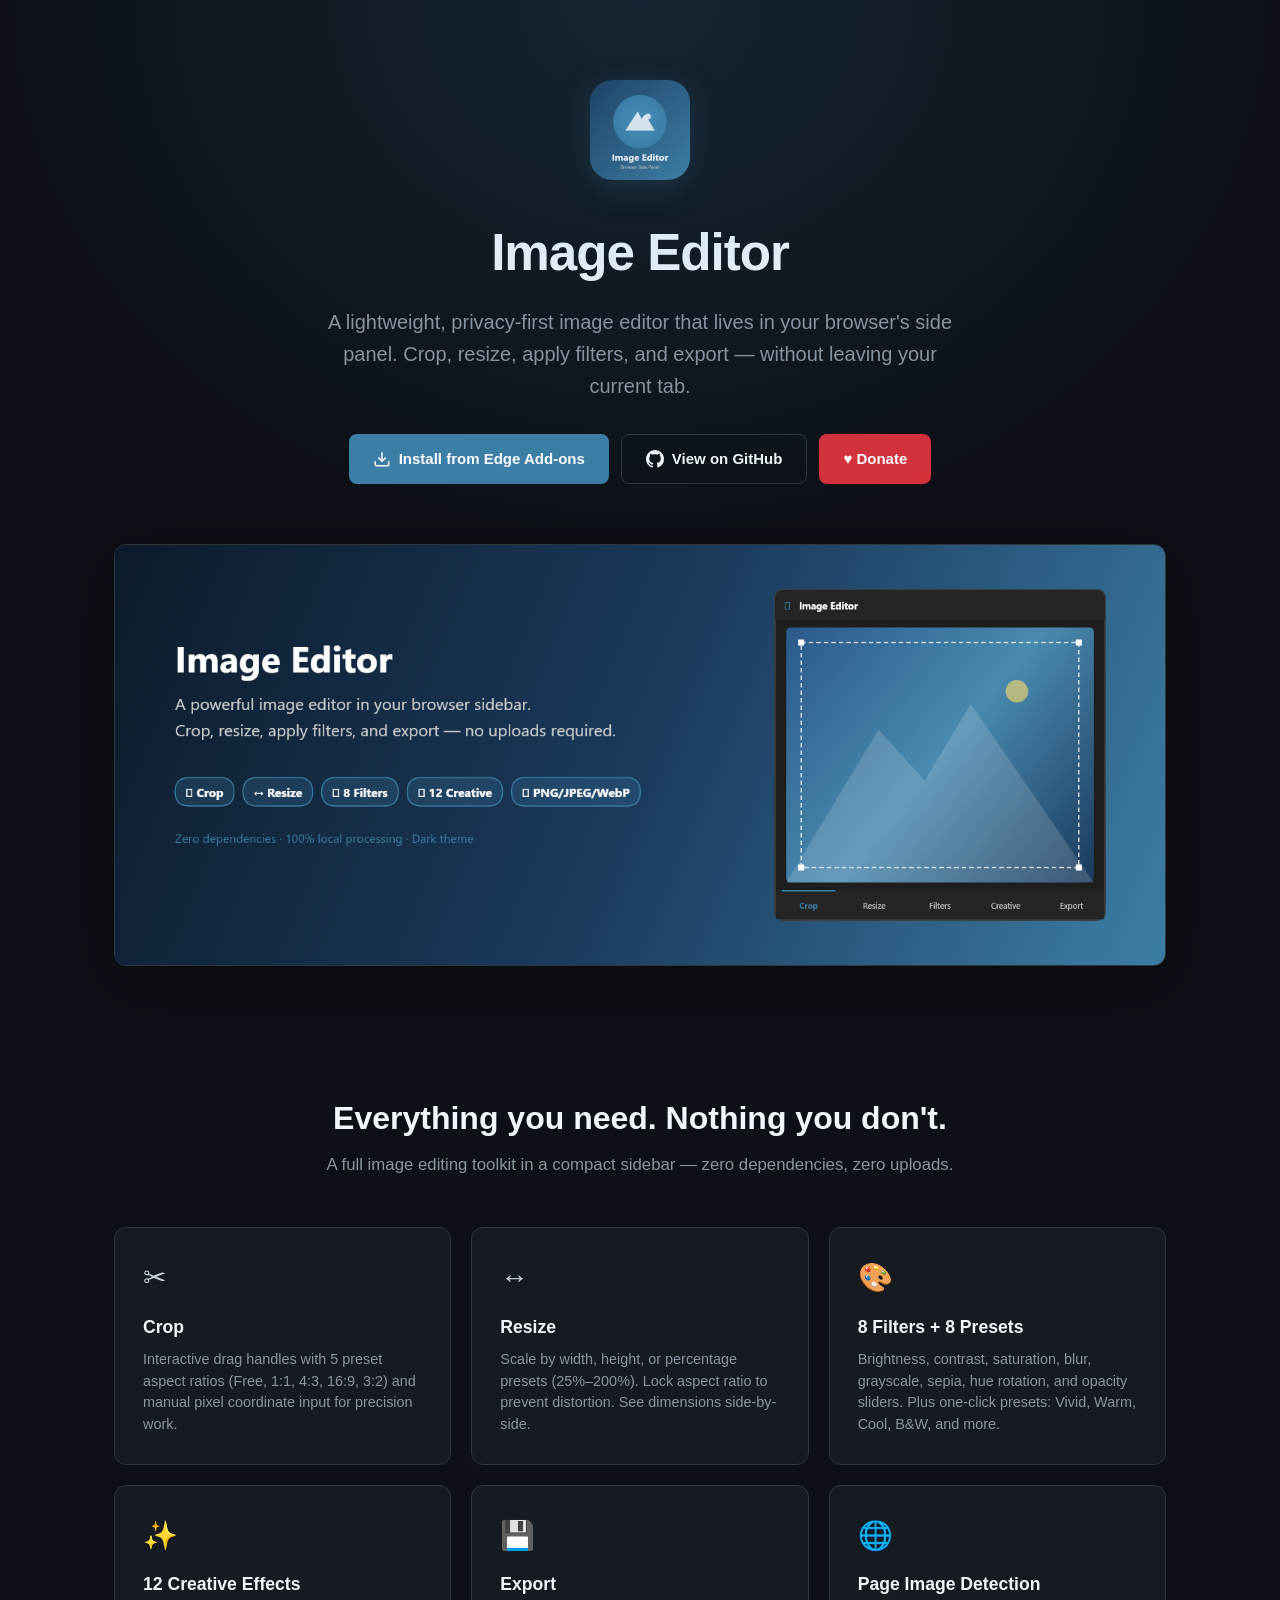
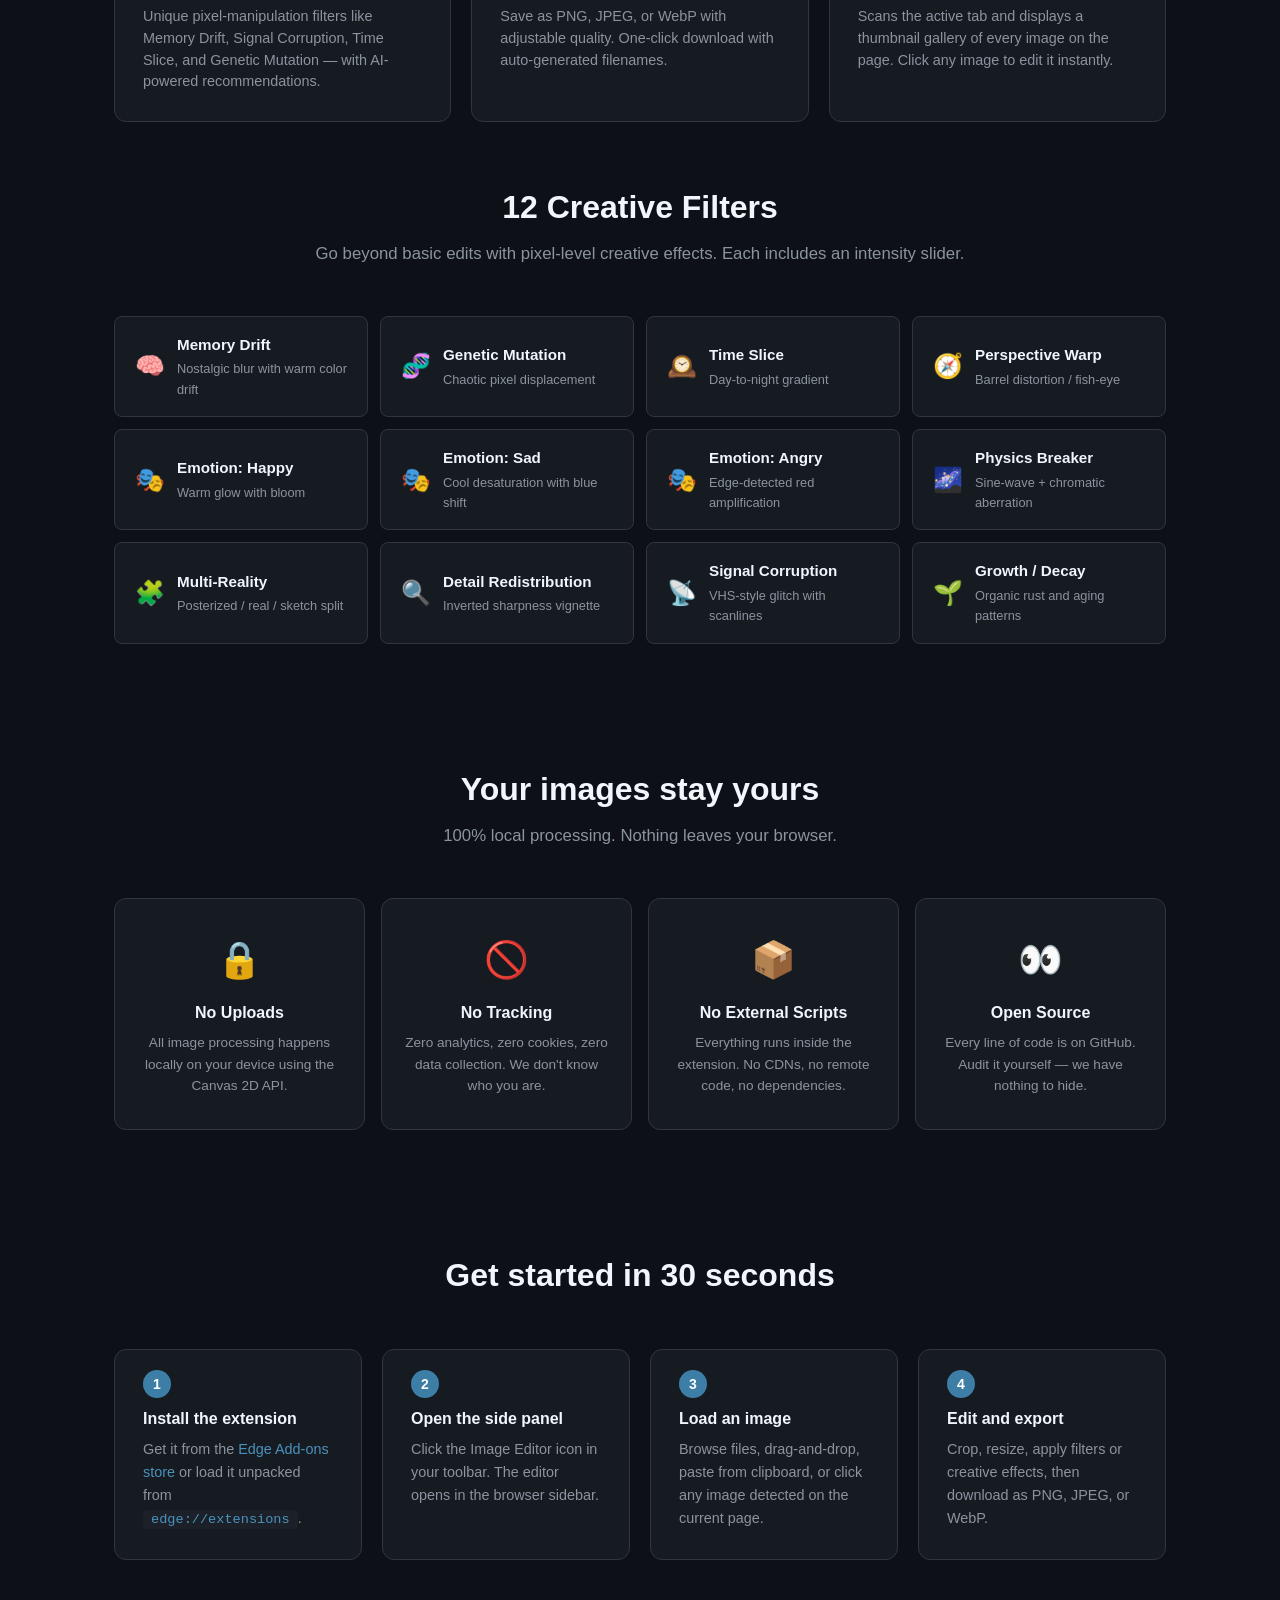
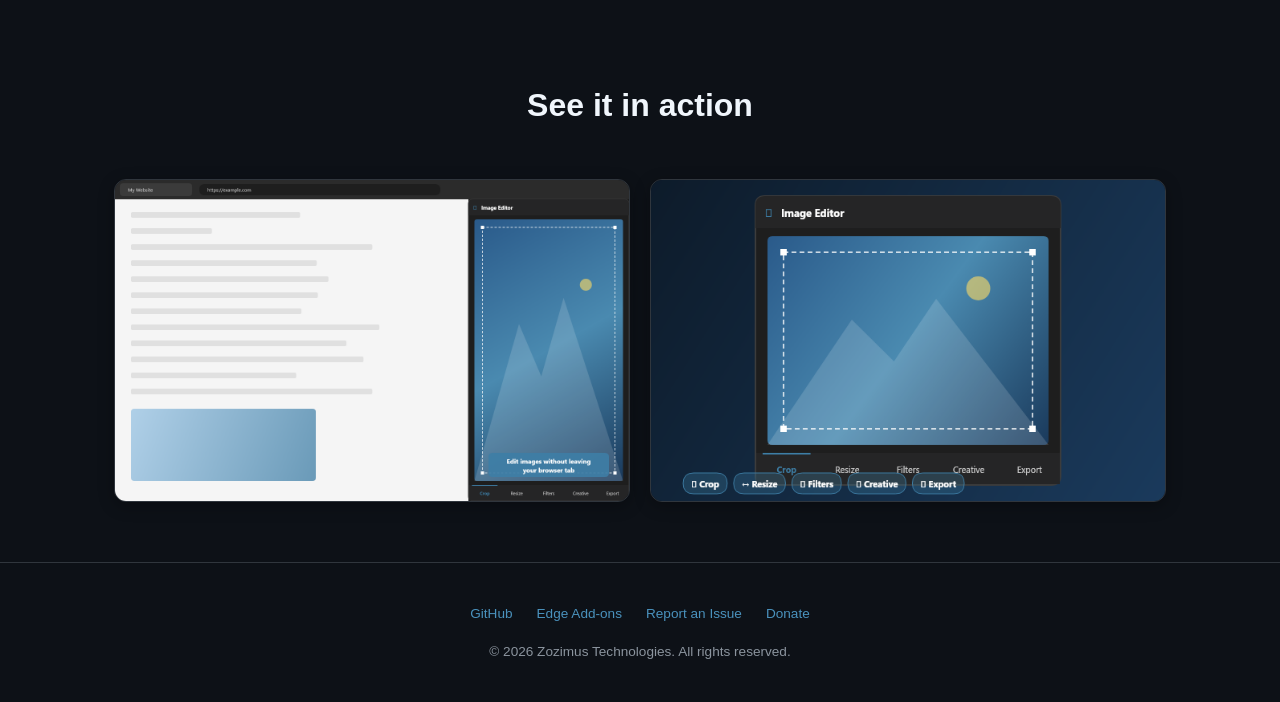
<file: docs/index.html>
<!DOCTYPE html>
<html lang="en">
<head>
  <meta charset="UTF-8">
  <script async src="https://www.googletagmanager.com/gtag/js?id=G-RKTB1B4YDJ"></script>
  <script>
    window.dataLayer = window.dataLayer || [];
    function gtag(){dataLayer.push(arguments);}
    gtag("js", new Date());
    gtag("config", "G-RKTB1B4YDJ");
  </script>
  <meta name="viewport" content="width=device-width, initial-scale=1.0">
  <title>Image Editor — Browser Side Panel Extension</title>
  <meta name="description" content="A lightweight, privacy-first image editor that lives in your browser's side panel. Crop, resize, apply filters, and export — without leaving your current tab.">
  <meta name="theme-color" content="#3d7ea6">
  <link rel="icon" type="image/png" href="icons/icon48.png">
  <link rel="stylesheet" href="style.css">
</head>
<body>

  <!-- Hero -->
  <section class="hero">
    <img src="storeassets/extensionlogo.png" alt="Image Editor logo" class="hero-logo">
    <h1>Image Editor</h1>
    <p class="tagline">A lightweight, privacy-first image editor that lives in your browser's side panel. Crop, resize, apply filters, and export — without leaving your current tab.</p>
    <div class="hero-buttons">
      <a href="https://microsoftedge.microsoft.com/addons/detail/image-editor/jnmbhgfohmajljlmjidalknbalmecclc" class="btn btn-primary" target="_blank" rel="noopener">
        <svg viewBox="0 0 24 24" width="18" height="18" fill="none" stroke="currentColor" stroke-width="2"><path d="M21 15v4a2 2 0 01-2 2H5a2 2 0 01-2-2v-4"/><polyline points="7 10 12 15 17 10"/><line x1="12" y1="15" x2="12" y2="3"/></svg>
        Install from Edge Add-ons
      </a>
      <a href="https://github.com/zozimustechnologies/imageeditor" class="btn btn-outline">
        <svg viewBox="0 0 16 16" width="18" height="18" fill="currentColor"><path d="M8 0C3.58 0 0 3.58 0 8c0 3.54 2.29 6.53 5.47 7.59.4.07.55-.17.55-.38 0-.19-.01-.82-.01-1.49-2.01.37-2.53-.49-2.69-.94-.09-.23-.48-.94-.82-1.13-.28-.15-.68-.52-.01-.53.63-.01 1.08.58 1.23.82.72 1.21 1.87.87 2.33.66.07-.52.28-.87.51-1.07-1.78-.2-3.64-.89-3.64-3.95 0-.87.31-1.59.82-2.15-.08-.2-.36-1.02.08-2.12 0 0 .67-.21 2.2.82.64-.18 1.32-.27 2-.27.68 0 1.36.09 2 .27 1.53-1.04 2.2-.82 2.2-.82.44 1.1.16 1.92.08 2.12.51.56.82 1.27.82 2.15 0 3.07-1.87 3.75-3.65 3.95.29.25.54.73.54 1.48 0 1.07-.01 1.93-.01 2.2 0 .21.15.46.55.38A8.013 8.013 0 0016 8c0-4.42-3.58-8-8-8z"/></svg>
        View on GitHub
      </a>
      <a href="https://wise.com/pay/business/sandeepchadda?utm_source=open_link" class="btn btn-donate" target="_blank" rel="noopener">
        &#9829; Donate
      </a>
    </div>
  </section>

  <!-- Banner -->
  <div class="banner">
    <img src="storeassets/largepromotionaltile.png" alt="Image Editor promotional banner">
  </div>

  <!-- Features -->
  <section class="section">
    <div class="section-header">
      <h2>Everything you need. Nothing you don't.</h2>
      <p>A full image editing toolkit in a compact sidebar — zero dependencies, zero uploads.</p>
    </div>
    <div class="features">
      <div class="feature-card">
        <span class="feature-icon">&#9986;</span>
        <h3>Crop</h3>
        <p>Interactive drag handles with 5 preset aspect ratios (Free, 1:1, 4:3, 16:9, 3:2) and manual pixel coordinate input for precision work.</p>
      </div>
      <div class="feature-card">
        <span class="feature-icon">&#8596;</span>
        <h3>Resize</h3>
        <p>Scale by width, height, or percentage presets (25%–200%). Lock aspect ratio to prevent distortion. See dimensions side-by-side.</p>
      </div>
      <div class="feature-card">
        <span class="feature-icon">&#127912;</span>
        <h3>8 Filters + 8 Presets</h3>
        <p>Brightness, contrast, saturation, blur, grayscale, sepia, hue rotation, and opacity sliders. Plus one-click presets: Vivid, Warm, Cool, B&amp;W, and more.</p>
      </div>
      <div class="feature-card">
        <span class="feature-icon">&#10024;</span>
        <h3>12 Creative Effects</h3>
        <p>Unique pixel-manipulation filters like Memory Drift, Signal Corruption, Time Slice, and Genetic Mutation — with AI-powered recommendations.</p>
      </div>
      <div class="feature-card">
        <span class="feature-icon">&#128190;</span>
        <h3>Export</h3>
        <p>Save as PNG, JPEG, or WebP with adjustable quality. One-click download with auto-generated filenames.</p>
      </div>
      <div class="feature-card">
        <span class="feature-icon">&#127760;</span>
        <h3>Page Image Detection</h3>
        <p>Scans the active tab and displays a thumbnail gallery of every image on the page. Click any image to edit it instantly.</p>
      </div>
    </div>
  </section>

  <!-- Creative Filters -->
  <section class="section" style="padding-top: 0;">
    <div class="section-header">
      <h2>12 Creative Filters</h2>
      <p>Go beyond basic edits with pixel-level creative effects. Each includes an intensity slider.</p>
    </div>
    <div class="creative-grid">
      <div class="creative-item">
        <span class="emoji">&#129504;</span>
        <div class="info"><h4>Memory Drift</h4><p>Nostalgic blur with warm color drift</p></div>
      </div>
      <div class="creative-item">
        <span class="emoji">&#129516;</span>
        <div class="info"><h4>Genetic Mutation</h4><p>Chaotic pixel displacement</p></div>
      </div>
      <div class="creative-item">
        <span class="emoji">&#128368;&#65039;</span>
        <div class="info"><h4>Time Slice</h4><p>Day-to-night gradient</p></div>
      </div>
      <div class="creative-item">
        <span class="emoji">&#129517;</span>
        <div class="info"><h4>Perspective Warp</h4><p>Barrel distortion / fish-eye</p></div>
      </div>
      <div class="creative-item">
        <span class="emoji">&#127917;</span>
        <div class="info"><h4>Emotion: Happy</h4><p>Warm glow with bloom</p></div>
      </div>
      <div class="creative-item">
        <span class="emoji">&#127917;</span>
        <div class="info"><h4>Emotion: Sad</h4><p>Cool desaturation with blue shift</p></div>
      </div>
      <div class="creative-item">
        <span class="emoji">&#127917;</span>
        <div class="info"><h4>Emotion: Angry</h4><p>Edge-detected red amplification</p></div>
      </div>
      <div class="creative-item">
        <span class="emoji">&#127756;</span>
        <div class="info"><h4>Physics Breaker</h4><p>Sine-wave + chromatic aberration</p></div>
      </div>
      <div class="creative-item">
        <span class="emoji">&#129513;</span>
        <div class="info"><h4>Multi-Reality</h4><p>Posterized / real / sketch split</p></div>
      </div>
      <div class="creative-item">
        <span class="emoji">&#128269;</span>
        <div class="info"><h4>Detail Redistribution</h4><p>Inverted sharpness vignette</p></div>
      </div>
      <div class="creative-item">
        <span class="emoji">&#128225;</span>
        <div class="info"><h4>Signal Corruption</h4><p>VHS-style glitch with scanlines</p></div>
      </div>
      <div class="creative-item">
        <span class="emoji">&#127793;</span>
        <div class="info"><h4>Growth / Decay</h4><p>Organic rust and aging patterns</p></div>
      </div>
    </div>
  </section>

  <!-- Privacy -->
  <section class="section">
    <div class="section-header">
      <h2>Your images stay yours</h2>
      <p>100% local processing. Nothing leaves your browser.</p>
    </div>
    <div class="privacy-grid">
      <div class="privacy-card">
        <span class="icon">&#128274;</span>
        <h3>No Uploads</h3>
        <p>All image processing happens locally on your device using the Canvas 2D API.</p>
      </div>
      <div class="privacy-card">
        <span class="icon">&#128683;</span>
        <h3>No Tracking</h3>
        <p>Zero analytics, zero cookies, zero data collection. We don't know who you are.</p>
      </div>
      <div class="privacy-card">
        <span class="icon">&#128230;</span>
        <h3>No External Scripts</h3>
        <p>Everything runs inside the extension. No CDNs, no remote code, no dependencies.</p>
      </div>
      <div class="privacy-card">
        <span class="icon">&#128064;</span>
        <h3>Open Source</h3>
        <p>Every line of code is on GitHub. Audit it yourself — we have nothing to hide.</p>
      </div>
    </div>
  </section>

  <!-- Install -->
  <section class="section">
    <div class="section-header">
      <h2>Get started in 30 seconds</h2>
    </div>
    <div class="steps">
      <div class="step">
        <h3>Install the extension</h3>
        <p>Get it from the <a href="https://microsoftedge.microsoft.com/addons/detail/image-editor/">Edge Add-ons store</a> or load it unpacked from <code>edge://extensions</code>.</p>
      </div>
      <div class="step">
        <h3>Open the side panel</h3>
        <p>Click the Image Editor icon in your toolbar. The editor opens in the browser sidebar.</p>
      </div>
      <div class="step">
        <h3>Load an image</h3>
        <p>Browse files, drag-and-drop, paste from clipboard, or click any image detected on the current page.</p>
      </div>
      <div class="step">
        <h3>Edit and export</h3>
        <p>Crop, resize, apply filters or creative effects, then download as PNG, JPEG, or WebP.</p>
      </div>
    </div>
  </section>

  <!-- Screenshots -->
  <section class="section">
    <div class="section-header">
      <h2>See it in action</h2>
    </div>
    <div class="screenshots">
      <img src="storeassets/screenshot-1280x800.png" alt="Image Editor side panel in browser" loading="lazy">
      <img src="storeassets/screenshot-640x400.png" alt="Image Editor compact view" loading="lazy">
    </div>
  </section>

  <!-- Footer -->
  <footer class="site-footer">
    <div class="links">
      <a href="https://github.com/zozimustechnologies/imageeditor" target="_blank" rel="noopener">GitHub</a>
      <a href="https://microsoftedge.microsoft.com/addons/detail/image-editor/jnmbhgfohmajljlmjidalknbalmecclc" target="_blank" rel="noopener">Edge Add-ons</a>
      <a href="https://github.com/zozimustechnologies/imageeditor/issues" target="_blank" rel="noopener">Report an Issue</a>
      <a href="https://wise.com/pay/business/sandeepchadda?utm_source=open_link" target="_blank" rel="noopener">Donate</a>
    </div>
    <p>&copy; 2026 Zozimus Technologies. All rights reserved.</p>
  </footer>

</body>
</html>
</file>
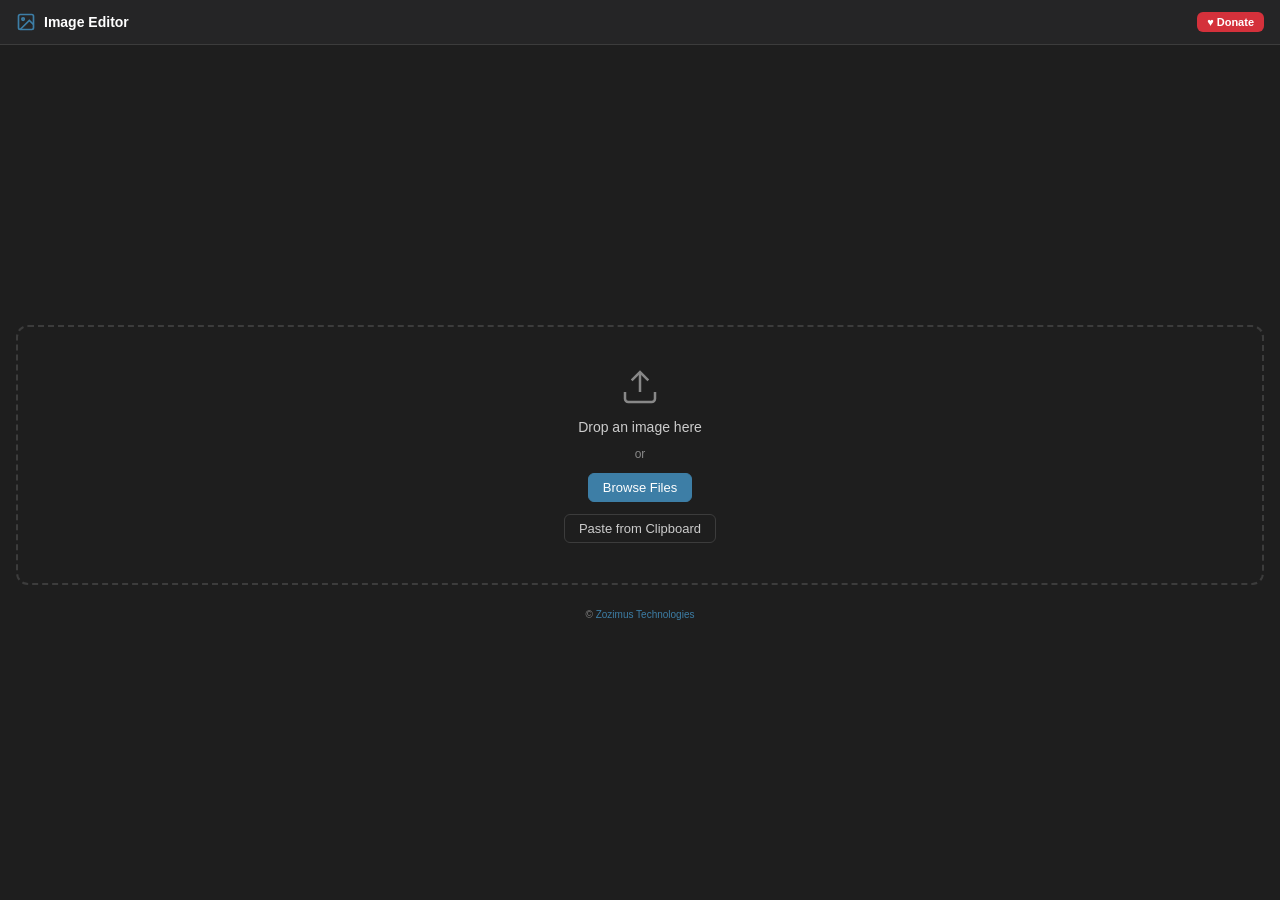
<file: sidepanel.html>
<!DOCTYPE html>
<html lang="en">
<head>
  <meta charset="UTF-8">
  <meta name="viewport" content="width=device-width, initial-scale=1.0">
  <title>Image Editor</title>
  <link rel="stylesheet" href="sidepanel.css">
</head>
<body>
  <header class="header">
    <svg class="header-icon" viewBox="0 0 24 24" width="20" height="20" fill="none" stroke="currentColor" stroke-width="2">
      <rect x="3" y="3" width="18" height="18" rx="2"/><circle cx="8.5" cy="8.5" r="1.5"/><path d="M21 15l-5-5L5 21"/>
    </svg>
    <h1>Image Editor</h1>
    <a href="https://wise.com/pay/business/sandeepchadda?utm_source=open_link" target="_blank" rel="noopener" class="donate-btn" title="Support development">♥ Donate</a>
  </header>

  <!-- Upload Zone -->
  <div id="uploadZone" class="upload-zone">
    <div class="upload-content">
      <svg viewBox="0 0 24 24" width="40" height="40" fill="none" stroke="currentColor" stroke-width="1.5">
        <path d="M21 15v4a2 2 0 01-2 2H5a2 2 0 01-2-2v-4"/><polyline points="17 8 12 3 7 8"/><line x1="12" y1="3" x2="12" y2="15"/>
      </svg>
      <p>Drop an image here</p>
      <span class="upload-hint">or</span>
      <button id="browseBtn" class="btn btn-primary">Browse Files</button>
      <button id="pasteBtn" class="btn btn-ghost">Paste from Clipboard</button>
      <input type="file" id="fileInput" accept="image/*" hidden>
    </div>

    <!-- Page Images -->
    <div id="pageImagesSection" class="page-images-section hidden">
      <div class="page-images-header">
        <svg viewBox="0 0 24 24" width="14" height="14" fill="none" stroke="currentColor" stroke-width="2">
          <circle cx="12" cy="12" r="10"/><line x1="2" y1="12" x2="22" y2="12"/><path d="M12 2a15.3 15.3 0 014 10 15.3 15.3 0 01-4 10 15.3 15.3 0 01-4-10A15.3 15.3 0 0112 2z"/>
        </svg>
        <span>Images on this page</span>
        <button id="refreshPageImages" class="btn btn-icon btn-xs" title="Refresh">
          <svg viewBox="0 0 24 24" width="14" height="14" fill="none" stroke="currentColor" stroke-width="2">
            <polyline points="23 4 23 10 17 10"/><path d="M20.49 15a9 9 0 11-2.12-9.36L23 10"/>
          </svg>
        </button>
      </div>
      <div id="pageImagesList" class="page-images-list"></div>
    </div>
    <div class="upload-copyright">© <a href="https://github.com/zozimustechnologies" target="_blank" rel="noopener">Zozimus Technologies</a></div>
  </div>

  <!-- Canvas Area -->
  <div id="canvasArea" class="canvas-area hidden">
    <div class="canvas-wrapper" id="canvasWrapper">
      <canvas id="previewCanvas"></canvas>
      <!-- Crop overlay -->
      <div id="cropOverlay" class="crop-overlay hidden">
        <div class="crop-region" id="cropRegion">
          <div class="crop-handle nw" data-handle="nw"></div>
          <div class="crop-handle ne" data-handle="ne"></div>
          <div class="crop-handle sw" data-handle="sw"></div>
          <div class="crop-handle se" data-handle="se"></div>
          <div class="crop-handle n" data-handle="n"></div>
          <div class="crop-handle s" data-handle="s"></div>
          <div class="crop-handle e" data-handle="e"></div>
          <div class="crop-handle w" data-handle="w"></div>
        </div>
      </div>
    </div>
    <div class="image-info" id="imageInfo"></div>

    <!-- Tool Tabs -->
    <div class="tool-tabs">
      <button class="tool-tab active" data-tool="crop">
        <svg viewBox="0 0 24 24" width="16" height="16" fill="none" stroke="currentColor" stroke-width="2"><path d="M6 2v14a2 2 0 002 2h14"/><path d="M18 22V8a2 2 0 00-2-2H2"/></svg>
        Crop
      </button>
      <button class="tool-tab" data-tool="resize">
        <svg viewBox="0 0 24 24" width="16" height="16" fill="none" stroke="currentColor" stroke-width="2"><polyline points="15 3 21 3 21 9"/><polyline points="9 21 3 21 3 15"/><line x1="21" y1="3" x2="14" y2="10"/><line x1="3" y1="21" x2="10" y2="14"/></svg>
        Resize
      </button>
      <button class="tool-tab" data-tool="filters">
        <svg viewBox="0 0 24 24" width="16" height="16" fill="none" stroke="currentColor" stroke-width="2"><polygon points="22 3 2 3 10 12.46 10 19 14 21 14 12.46 22 3"/></svg>
        Filters
      </button>
      <button class="tool-tab" data-tool="creative">
        <svg viewBox="0 0 24 24" width="16" height="16" fill="none" stroke="currentColor" stroke-width="2"><path d="M12 2L2 7l10 5 10-5-10-5z"/><path d="M2 17l10 5 10-5"/><path d="M2 12l10 5 10-5"/></svg>
        Creative
      </button>
      <button class="tool-tab" data-tool="export">
        <svg viewBox="0 0 24 24" width="16" height="16" fill="none" stroke="currentColor" stroke-width="2"><path d="M21 15v4a2 2 0 01-2 2H5a2 2 0 01-2-2v-4"/><polyline points="7 10 12 15 17 10"/><line x1="12" y1="15" x2="12" y2="3"/></svg>
        Export
      </button>
    </div>

    <!-- Tool Panels -->
    <div class="tool-panels">

      <!-- Crop Panel -->
      <div class="tool-panel active" id="panel-crop">
        <div class="panel-section">
          <label class="panel-label">Aspect Ratio</label>
          <div class="ratio-buttons">
            <button class="ratio-btn active" data-ratio="free">Free</button>
            <button class="ratio-btn" data-ratio="1:1">1:1</button>
            <button class="ratio-btn" data-ratio="4:3">4:3</button>
            <button class="ratio-btn" data-ratio="16:9">16:9</button>
            <button class="ratio-btn" data-ratio="3:2">3:2</button>
          </div>
        </div>
        <div class="panel-section">
          <label class="panel-label">Crop Area</label>
          <div class="input-row">
            <div class="input-group">
              <label>X</label>
              <input type="number" id="cropX" min="0" value="0">
            </div>
            <div class="input-group">
              <label>Y</label>
              <input type="number" id="cropY" min="0" value="0">
            </div>
          </div>
          <div class="input-row">
            <div class="input-group">
              <label>W</label>
              <input type="number" id="cropW" min="1" value="100">
            </div>
            <div class="input-group">
              <label>H</label>
              <input type="number" id="cropH" min="1" value="100">
            </div>
          </div>
        </div>
        <div class="panel-actions">
          <button class="btn btn-primary" id="applyCrop">Apply Crop</button>
          <button class="btn btn-ghost" id="cancelCrop">Cancel</button>
        </div>
      </div>

      <!-- Resize Panel -->
      <div class="tool-panel" id="panel-resize">
        <div class="panel-section">
          <label class="panel-label">Dimensions</label>
          <div class="input-row resize-row">
            <div class="input-group">
              <label>Width</label>
              <input type="number" id="resizeW" min="1">
            </div>
            <button class="link-btn active" id="lockAspect" title="Lock aspect ratio">
              <svg viewBox="0 0 24 24" width="16" height="16" fill="none" stroke="currentColor" stroke-width="2">
                <rect x="3" y="11" width="18" height="11" rx="2"/><path d="M7 11V7a5 5 0 0110 0v4"/>
              </svg>
            </button>
            <div class="input-group">
              <label>Height</label>
              <input type="number" id="resizeH" min="1">
            </div>
          </div>
        </div>
        <div class="panel-section">
          <label class="panel-label">Presets</label>
          <div class="ratio-buttons">
            <button class="preset-btn" data-scale="0.25">25%</button>
            <button class="preset-btn" data-scale="0.5">50%</button>
            <button class="preset-btn" data-scale="0.75">75%</button>
            <button class="preset-btn" data-scale="1.5">150%</button>
            <button class="preset-btn" data-scale="2">200%</button>
          </div>
        </div>
        <div class="resize-info" id="resizeInfo"></div>
        <div class="panel-actions">
          <button class="btn btn-primary" id="applyResize">Apply Resize</button>
        </div>
      </div>

      <!-- Filters Panel -->
      <div class="tool-panel" id="panel-filters">
        <div class="panel-section">
          <label class="panel-label">Presets</label>
          <div class="filter-presets">
            <button class="filter-preset-btn active" data-preset="original">Original</button>
            <button class="filter-preset-btn" data-preset="vivid">Vivid</button>
            <button class="filter-preset-btn" data-preset="warm">Warm</button>
            <button class="filter-preset-btn" data-preset="cool">Cool</button>
            <button class="filter-preset-btn" data-preset="bw">B&W</button>
            <button class="filter-preset-btn" data-preset="sepia">Sepia</button>
            <button class="filter-preset-btn" data-preset="highcontrast">Hi-Con</button>
            <button class="filter-preset-btn" data-preset="vintage">Vintage</button>
          </div>
        </div>
        <div class="panel-section">
          <label class="panel-label">Adjustments</label>
          <div class="slider-group">
            <div class="slider-row">
              <label>Brightness</label><span id="val-brightness">100%</span>
            </div>
            <input type="range" id="filter-brightness" min="0" max="200" value="100">
          </div>
          <div class="slider-group">
            <div class="slider-row">
              <label>Contrast</label><span id="val-contrast">100%</span>
            </div>
            <input type="range" id="filter-contrast" min="0" max="200" value="100">
          </div>
          <div class="slider-group">
            <div class="slider-row">
              <label>Saturation</label><span id="val-saturate">100%</span>
            </div>
            <input type="range" id="filter-saturate" min="0" max="200" value="100">
          </div>
          <div class="slider-group">
            <div class="slider-row">
              <label>Blur</label><span id="val-blur">0px</span>
            </div>
            <input type="range" id="filter-blur" min="0" max="10" value="0" step="0.1">
          </div>
          <div class="slider-group">
            <div class="slider-row">
              <label>Grayscale</label><span id="val-grayscale">0%</span>
            </div>
            <input type="range" id="filter-grayscale" min="0" max="100" value="0">
          </div>
          <div class="slider-group">
            <div class="slider-row">
              <label>Sepia</label><span id="val-sepia">0%</span>
            </div>
            <input type="range" id="filter-sepia" min="0" max="100" value="0">
          </div>
          <div class="slider-group">
            <div class="slider-row">
              <label>Hue Rotate</label><span id="val-hueRotate">0°</span>
            </div>
            <input type="range" id="filter-hueRotate" min="0" max="360" value="0">
          </div>
          <div class="slider-group">
            <div class="slider-row">
              <label>Opacity</label><span id="val-opacity">100%</span>
            </div>
            <input type="range" id="filter-opacity" min="0" max="100" value="100">
          </div>
        </div>
        <div class="panel-actions">
          <button class="btn btn-primary" id="applyFilters">Apply Filters</button>
          <button class="btn btn-ghost" id="resetFilters">Reset All</button>
        </div>
      </div>

      <!-- Creative Filters Panel -->
      <div class="tool-panel" id="panel-creative">
        <!-- Recommendation Banner -->
        <div class="recommendation-banner" id="recommendationBanner">
          <div class="rec-icon">💡</div>
          <div class="rec-text">
            <strong>Recommended:</strong>
            <span id="recFilterName">Load an image to get suggestions</span>
          </div>
          <button class="btn btn-xs btn-accent" id="applyRecommended" style="display:none">Try it</button>
        </div>

        <div class="panel-section">
          <label class="panel-label">Creative Filters</label>
          <div class="creative-grid">
            <button class="creative-card" data-creative="memoryDrift">🧠 Memory Drift</button>
            <button class="creative-card" data-creative="geneticMutation">🧬 Mutation</button>
            <button class="creative-card" data-creative="timeSlice">🕰️ Time Slice</button>
            <button class="creative-card" data-creative="perspectiveWarp">🧭 Warp</button>
            <button class="creative-card" data-creative="emotionHappy">🎭 Happy</button>
            <button class="creative-card" data-creative="emotionSad">🎭 Sad</button>
            <button class="creative-card" data-creative="emotionAngry">🎭 Angry</button>
            <button class="creative-card" data-creative="physicsBreaker">🌌 Physics</button>
            <button class="creative-card" data-creative="multiReality">🧩 Multi-Real</button>
            <button class="creative-card" data-creative="detailRedist">🔍 Detail</button>
            <button class="creative-card" data-creative="signalCorrupt">📡 Glitch</button>
            <button class="creative-card" data-creative="growthDecay">🌱 Decay</button>
          </div>
        </div>

        <div class="panel-section" id="creativeControls" style="display:none">
          <label class="panel-label" id="creativeControlLabel">Intensity</label>
          <div class="slider-group">
            <div class="slider-row">
              <label>Intensity</label><span id="val-creativeIntensity">80%</span>
            </div>
            <input type="range" id="creativeIntensity" min="0" max="100" value="80">
          </div>
          <div class="slider-group" id="creativeMutationRate" style="display:none">
            <div class="slider-row">
              <label>Mutation Rate</label><span id="val-mutationRate">50%</span>
            </div>
            <input type="range" id="mutationRate" min="0" max="100" value="50">
          </div>
        </div>

      </div>

      <!-- Export Panel -->
      <div class="tool-panel" id="panel-export">
        <div class="panel-section">
          <label class="panel-label">Format</label>
          <div class="ratio-buttons">
            <button class="format-btn active" data-format="png">PNG</button>
            <button class="format-btn" data-format="jpeg">JPEG</button>
            <button class="format-btn" data-format="webp">WebP</button>
          </div>
        </div>
        <div class="panel-section" id="qualitySection">
          <div class="slider-group">
            <div class="slider-row">
              <label>Quality</label><span id="val-quality">92%</span>
            </div>
            <input type="range" id="exportQuality" min="10" max="100" value="92">
          </div>
        </div>
        <div class="export-info" id="exportInfo"></div>
        <div class="panel-actions">
          <button class="btn btn-primary btn-large" id="downloadBtn">
            <svg viewBox="0 0 24 24" width="16" height="16" fill="none" stroke="currentColor" stroke-width="2"><path d="M21 15v4a2 2 0 01-2 2H5a2 2 0 01-2-2v-4"/><polyline points="7 10 12 15 17 10"/><line x1="12" y1="15" x2="12" y2="3"/></svg>
            Download
          </button>
        </div>
      </div>
    </div>

    <!-- Action Bar -->
    <div class="action-bar">
      <button class="btn btn-icon" id="undoBtn" title="Undo" disabled>
        <svg viewBox="0 0 24 24" width="18" height="18" fill="none" stroke="currentColor" stroke-width="2"><polyline points="1 4 1 10 7 10"/><path d="M3.51 15a9 9 0 105.64-11.36L1 10"/></svg>
      </button>
      <button class="btn btn-icon" id="redoBtn" title="Redo" disabled>
        <svg viewBox="0 0 24 24" width="18" height="18" fill="none" stroke="currentColor" stroke-width="2"><polyline points="23 4 23 10 17 10"/><path d="M20.49 15a9 9 0 11-5.64-11.36L23 10"/></svg>
      </button>
      <div class="action-spacer"></div>
      <button class="btn btn-ghost btn-sm" id="newImageBtn">New Image</button>
    </div>

    <!-- Footer -->
    <footer class="footer">
      <span>© <a href="https://github.com/zozimustechnologies" target="_blank" rel="noopener">Zozimus Technologies</a></span>
    </footer>
  </div>

  <script src="sidepanel.js"></script>
</body>
</html>
</file>
<file: docs/style.css>
*, *::before, *::after { box-sizing: border-box; margin: 0; padding: 0; }

    :root {
      --bg: #0d1117;
      --bg-card: #161b22;
      --bg-elevated: #1c2129;
      --border: #30363d;
      --text: #c9d1d9;
      --text-muted: #8b949e;
      --text-bright: #f0f6fc;
      --accent: #3d7ea6;
      --accent-light: #4a92bd;
      --accent-glow: rgba(61, 126, 166, 0.15);
      --danger: #d4313b;
      --radius: 12px;
    }

    body {
      font-family: -apple-system, BlinkMacSystemFont, "Segoe UI", Roboto, Helvetica, Arial, sans-serif;
      background: var(--bg);
      color: var(--text);
      line-height: 1.6;
      overflow-x: hidden;
    }

    a { color: var(--accent-light); text-decoration: none; }
    a:hover { text-decoration: underline; }

    /* ── Hero ── */
    .hero {
      position: relative;
      padding: 80px 24px 60px;
      text-align: center;
      overflow: hidden;
    }

    .hero::before {
      content: '';
      position: absolute;
      inset: 0;
      background: radial-gradient(ellipse at 50% 0%, rgba(61,126,166,0.18) 0%, transparent 70%);
      pointer-events: none;
    }

    .hero-logo {
      width: 100px;
      height: 100px;
      border-radius: 22px;
      margin-bottom: 24px;
      box-shadow: 0 8px 32px rgba(61,126,166,0.25);
    }

    .hero h1 {
      font-size: clamp(2rem, 5vw, 3.2rem);
      font-weight: 700;
      color: var(--text-bright);
      margin-bottom: 12px;
      letter-spacing: -0.02em;
    }

    .hero-badges {
      display: flex;
      gap: 10px;
      justify-content: center;
      flex-wrap: wrap;
      margin-bottom: 20px;
    }

    .coming-soon-badge,
    .launch-date-badge,
    .live-badge { display: none; }

    .hero .tagline {
      font-size: clamp(1rem, 2.5vw, 1.25rem);
      color: var(--text-muted);
      max-width: 640px;
      margin: 0 auto 32px;
    }

    .hero-buttons {
      display: flex;
      gap: 12px;
      justify-content: center;
      flex-wrap: wrap;
    }

    .btn {
      display: inline-flex;
      align-items: center;
      gap: 8px;
      padding: 12px 24px;
      font-size: 15px;
      font-weight: 600;
      font-family: inherit;
      border: none;
      border-radius: 8px;
      cursor: pointer;
      transition: background 0.2s, transform 0.1s;
      text-decoration: none;
    }

    .btn:hover { text-decoration: none; transform: translateY(-1px); }

    .btn-primary {
      background: var(--accent);
      color: #fff;
    }
    .btn-primary:hover { background: var(--accent-light); }

    .btn-outline {
      background: transparent;
      color: var(--text-bright);
      border: 1px solid var(--border);
    }
    .btn-outline:hover { border-color: var(--accent); background: var(--accent-glow); }

    .btn-donate {
      background: var(--danger);
      color: #fff;
    }
    .btn-donate:hover { background: #e04450; }

    /* ── Banner Image ── */
    .banner {
      max-width: 1100px;
      margin: 0 auto 60px;
      padding: 0 24px;
    }

    .banner img {
      width: 100%;
      border-radius: var(--radius);
      border: 1px solid var(--border);
      box-shadow: 0 16px 64px rgba(0,0,0,0.4);
    }

    /* ── Section ── */
    .section {
      max-width: 1100px;
      margin: 0 auto;
      padding: 60px 24px;
    }

    .section-header {
      text-align: center;
      margin-bottom: 48px;
    }

    .section-header h2 {
      font-size: clamp(1.5rem, 3vw, 2rem);
      color: var(--text-bright);
      margin-bottom: 8px;
    }

    .section-header p {
      color: var(--text-muted);
      font-size: 1.05rem;
    }

    /* ── Feature Grid ── */
    .features {
      display: grid;
      grid-template-columns: repeat(auto-fit, minmax(300px, 1fr));
      gap: 20px;
    }

    .feature-card {
      padding: 28px;
      background: var(--bg-card);
      border: 1px solid var(--border);
      border-radius: var(--radius);
      transition: border-color 0.2s, box-shadow 0.2s;
    }

    .feature-card:hover {
      border-color: var(--accent);
      box-shadow: 0 0 0 1px var(--accent), 0 8px 24px rgba(61,126,166,0.08);
    }

    .feature-icon {
      font-size: 28px;
      margin-bottom: 12px;
      display: block;
    }

    .feature-card h3 {
      font-size: 1.1rem;
      color: var(--text-bright);
      margin-bottom: 8px;
    }

    .feature-card p {
      font-size: 0.9rem;
      color: var(--text-muted);
      line-height: 1.5;
    }

    /* ── Creative Filters ── */
    .creative-grid {
      display: grid;
      grid-template-columns: repeat(auto-fit, minmax(240px, 1fr));
      gap: 12px;
    }

    .creative-item {
      display: flex;
      align-items: center;
      gap: 12px;
      padding: 16px 20px;
      background: var(--bg-card);
      border: 1px solid var(--border);
      border-radius: 8px;
    }

    .creative-item .emoji { font-size: 24px; flex-shrink: 0; }

    .creative-item .info h4 {
      font-size: 0.95rem;
      color: var(--text-bright);
      margin-bottom: 2px;
    }

    .creative-item .info p {
      font-size: 0.8rem;
      color: var(--text-muted);
    }

    /* ── Privacy ── */
    .privacy-grid {
      display: grid;
      grid-template-columns: repeat(auto-fit, minmax(220px, 1fr));
      gap: 16px;
    }

    .privacy-card {
      text-align: center;
      padding: 32px 20px;
      background: var(--bg-card);
      border: 1px solid var(--border);
      border-radius: var(--radius);
    }

    .privacy-card .icon {
      font-size: 36px;
      display: block;
      margin-bottom: 12px;
    }

    .privacy-card h3 {
      font-size: 1rem;
      color: var(--text-bright);
      margin-bottom: 6px;
    }

    .privacy-card p {
      font-size: 0.85rem;
      color: var(--text-muted);
    }

    /* ── How to Install ── */
    .steps {
      display: grid;
      grid-template-columns: repeat(auto-fit, minmax(240px, 1fr));
      gap: 20px;
      counter-reset: step;
    }

    .step {
      position: relative;
      padding: 28px;
      padding-top: 56px;
      background: var(--bg-card);
      border: 1px solid var(--border);
      border-radius: var(--radius);
    }

    .step::before {
      counter-increment: step;
      content: counter(step);
      position: absolute;
      top: 20px;
      left: 28px;
      width: 28px;
      height: 28px;
      background: var(--accent);
      color: #fff;
      font-weight: 700;
      font-size: 14px;
      border-radius: 50%;
      display: flex;
      align-items: center;
      justify-content: center;
    }

    .step h3 {
      font-size: 1rem;
      color: var(--text-bright);
      margin-bottom: 6px;
    }

    .step p {
      font-size: 0.9rem;
      color: var(--text-muted);
    }

    .step code {
      background: var(--bg-elevated);
      padding: 2px 8px;
      border-radius: 4px;
      font-size: 0.85rem;
      color: var(--accent-light);
    }

    /* ── Screenshots ── */
    .screenshots {
      display: grid;
      grid-template-columns: repeat(auto-fit, minmax(300px, 1fr));
      gap: 20px;
    }

    .screenshots img {
      width: 100%;
      border-radius: var(--radius);
      border: 1px solid var(--border);
      box-shadow: 0 4px 16px rgba(0,0,0,0.3);
    }

    /* ── Footer ── */
    .site-footer {
      text-align: center;
      padding: 40px 24px;
      border-top: 1px solid var(--border);
      color: var(--text-muted);
      font-size: 0.85rem;
    }

    .site-footer .links {
      display: flex;
      justify-content: center;
      gap: 24px;
      margin-bottom: 16px;
      flex-wrap: wrap;
    }

    /* ── Responsive ── */
    @media (max-width: 640px) {
      .hero { padding: 48px 16px 40px; }
      .section { padding: 40px 16px; }
      .features, .creative-grid, .privacy-grid, .steps, .screenshots {
        grid-template-columns: 1fr;
      }
    }
</file>
<file: sidepanel.css>
/* ── Reset & Base ──────────────────────────────────── */
*, *::before, *::after {
  box-sizing: border-box;
  margin: 0;
  padding: 0;
}

:root {
  --bg: #1e1e1e;
  --bg-elevated: #252526;
  --bg-input: #2d2d2d;
  --bg-hover: #333333;
  --bg-active: #094771;
  --border: #3c3c3c;
  --text: #cccccc;
  --text-muted: #888888;
  --text-bright: #ffffff;
  --accent: #3d7ea6;
  --accent-hover: #4a92bd;
  --danger: #d4313b;
  --radius: 6px;
  --radius-sm: 4px;
}

body {
  font-family: -apple-system, BlinkMacSystemFont, "Segoe UI", Roboto, sans-serif;
  font-size: 13px;
  color: var(--text);
  background: var(--bg);
  overflow: hidden;
  height: 100vh;
  display: flex;
  flex-direction: column;
}

.hidden { display: none !important; }

/* ── Header ───────────────────────────────────────── */
.header {
  display: flex;
  align-items: center;
  gap: 8px;
  padding: 12px 16px;
  border-bottom: 1px solid var(--border);
  background: var(--bg-elevated);
}

.header-icon { color: var(--accent); flex-shrink: 0; }

.header h1 {
  font-size: 14px;
  font-weight: 600;
  color: var(--text-bright);
  flex: 1;
}

/* ── Donate Button ────────────────────────────────── */
.donate-btn {
  display: inline-flex;
  align-items: center;
  gap: 4px;
  padding: 4px 10px;
  font-size: 11px;
  font-family: inherit;
  font-weight: 600;
  color: #fff;
  background: var(--danger);
  border: none;
  border-radius: var(--radius);
  text-decoration: none;
  cursor: pointer;
  transition: background 0.15s;
  white-space: nowrap;
}

.donate-btn:hover { background: #e04450; }

/* ── Upload Zone ──────────────────────────────────── */
.upload-zone {
  display: flex;
  flex-direction: column;
  align-items: center;
  justify-content: center;
  flex: 1;
  padding: 24px 16px;
  gap: 16px;
  overflow-y: auto;
}

.upload-zone.drag-over .upload-content {
  border-color: var(--accent);
  background: rgba(0, 120, 212, 0.08);
}

.upload-content {
  display: flex;
  flex-direction: column;
  align-items: center;
  gap: 12px;
  padding: 40px 24px;
  border: 2px dashed var(--border);
  border-radius: 12px;
  text-align: center;
  width: 100%;
  color: var(--text-muted);
  transition: border-color 0.2s, background 0.2s;
}

.upload-content svg { color: var(--text-muted); }

.upload-content p {
  font-size: 14px;
  color: var(--text);
}

.upload-hint {
  font-size: 12px;
  color: var(--text-muted);
}

/* ── Buttons ──────────────────────────────────────── */
.btn {
  display: inline-flex;
  align-items: center;
  justify-content: center;
  gap: 6px;
  padding: 6px 14px;
  border: 1px solid transparent;
  border-radius: var(--radius);
  font-size: 13px;
  font-family: inherit;
  cursor: pointer;
  transition: background 0.15s, border-color 0.15s, opacity 0.15s;
  white-space: nowrap;
}

.btn:disabled {
  opacity: 0.4;
  cursor: not-allowed;
}

.btn-primary {
  background: var(--accent);
  color: #fff;
  border-color: var(--accent);
}

.btn-primary:hover:not(:disabled) {
  background: var(--accent-hover);
}

.btn-ghost {
  background: transparent;
  color: var(--text);
  border-color: var(--border);
}

.btn-ghost:hover:not(:disabled) {
  background: var(--bg-hover);
}

.btn-icon {
  background: transparent;
  color: var(--text);
  border: none;
  padding: 6px;
  border-radius: var(--radius-sm);
}

.btn-icon:hover:not(:disabled) {
  background: var(--bg-hover);
}

.btn-large {
  padding: 10px 20px;
  font-size: 14px;
  width: 100%;
}

.btn-sm { padding: 4px 10px; font-size: 12px; }

/* ── Canvas Area ──────────────────────────────────── */
.canvas-area {
  display: flex;
  flex-direction: column;
  flex: 1;
  min-height: 0;
  overflow: hidden;
}

.canvas-wrapper {
  position: relative;
  background: #111;
  display: flex;
  align-items: center;
  justify-content: center;
  min-height: 120px;
  max-height: 220px;
  overflow: hidden;
  border-bottom: 1px solid var(--border);
}

#previewCanvas {
  max-width: 100%;
  max-height: 220px;
  object-fit: contain;
}

.image-info {
  padding: 6px 16px;
  font-size: 11px;
  color: var(--text-muted);
  background: var(--bg-elevated);
  border-bottom: 1px solid var(--border);
  display: flex;
  gap: 12px;
  flex-wrap: wrap;
}

/* ── Crop Overlay ─────────────────────────────────── */
.crop-overlay {
  position: absolute;
  top: 0; left: 0;
  width: 100%; height: 100%;
  pointer-events: none;
}

.crop-overlay::before {
  content: '';
  position: absolute;
  top: 0; left: 0;
  width: 100%; height: 100%;
  background: rgba(0, 0, 0, 0.5);
}

.crop-region {
  position: absolute;
  border: 2px solid #fff;
  box-shadow: 0 0 0 9999px rgba(0, 0, 0, 0.5);
  pointer-events: auto;
  cursor: move;
}

.crop-handle {
  position: absolute;
  width: 12px;
  height: 12px;
  background: #fff;
  border: 1px solid var(--accent);
  border-radius: 2px;
  pointer-events: auto;
}

.crop-handle.nw { top: -6px; left: -6px; cursor: nw-resize; }
.crop-handle.ne { top: -6px; right: -6px; cursor: ne-resize; }
.crop-handle.sw { bottom: -6px; left: -6px; cursor: sw-resize; }
.crop-handle.se { bottom: -6px; right: -6px; cursor: se-resize; }
.crop-handle.n { top: -6px; left: 50%; transform: translateX(-50%); cursor: n-resize; }
.crop-handle.s { bottom: -6px; left: 50%; transform: translateX(-50%); cursor: s-resize; }
.crop-handle.e { right: -6px; top: 50%; transform: translateY(-50%); cursor: e-resize; }
.crop-handle.w { left: -6px; top: 50%; transform: translateY(-50%); cursor: w-resize; }

/* ── Tool Tabs ────────────────────────────────────── */
.tool-tabs {
  display: flex;
  background: var(--bg-elevated);
  border-bottom: 1px solid var(--border);
}

.tool-tab {
  flex: 1;
  display: flex;
  flex-direction: column;
  align-items: center;
  gap: 3px;
  padding: 10px 4px;
  font-size: 11px;
  font-family: inherit;
  color: var(--text-muted);
  background: transparent;
  border: none;
  border-bottom: 2px solid transparent;
  cursor: pointer;
  transition: color 0.15s, border-color 0.15s;
}

.tool-tab:hover { color: var(--text); }

.tool-tab.active {
  color: var(--accent);
  border-bottom-color: var(--accent);
}

/* ── Tool Panels ──────────────────────────────────── */
.tool-panels {
  flex: 1;
  overflow-y: auto;
}

.tool-panel {
  display: none;
  padding: 12px 16px;
}

.tool-panel.active { display: block; }

.panel-section {
  margin-bottom: 16px;
}

.panel-label {
  display: block;
  font-size: 11px;
  font-weight: 600;
  color: var(--text-muted);
  text-transform: uppercase;
  letter-spacing: 0.5px;
  margin-bottom: 8px;
}

.panel-actions {
  display: flex;
  gap: 8px;
  margin-top: 12px;
}

/* ── Ratio / Preset Buttons ───────────────────────── */
.ratio-buttons,
.filter-presets {
  display: flex;
  flex-wrap: wrap;
  gap: 6px;
}

.ratio-btn,
.preset-btn,
.format-btn,
.filter-preset-btn {
  padding: 5px 10px;
  font-size: 12px;
  font-family: inherit;
  border: 1px solid var(--border);
  border-radius: var(--radius-sm);
  background: var(--bg-input);
  color: var(--text);
  cursor: pointer;
  transition: background 0.15s, border-color 0.15s;
}

.ratio-btn:hover, .preset-btn:hover, .format-btn:hover, .filter-preset-btn:hover {
  background: var(--bg-hover);
}

.ratio-btn.active, .format-btn.active, .filter-preset-btn.active {
  background: var(--accent);
  border-color: var(--accent);
  color: #fff;
}

/* ── Input Groups ─────────────────────────────────── */
.input-row {
  display: flex;
  gap: 8px;
  margin-bottom: 8px;
  align-items: center;
}

.input-group {
  flex: 1;
  display: flex;
  flex-direction: column;
  gap: 3px;
}

.input-group label {
  font-size: 11px;
  color: var(--text-muted);
}

.input-group input[type="number"] {
  width: 100%;
  padding: 5px 8px;
  font-size: 13px;
  font-family: inherit;
  color: var(--text);
  background: var(--bg-input);
  border: 1px solid var(--border);
  border-radius: var(--radius-sm);
  outline: none;
}

.input-group input[type="number"]:focus {
  border-color: var(--accent);
}

/* ── Link (Lock) Button ───────────────────────────── */
.link-btn {
  background: transparent;
  border: 1px solid var(--border);
  border-radius: var(--radius-sm);
  color: var(--text-muted);
  padding: 4px;
  cursor: pointer;
  margin-top: 14px;
  transition: color 0.15s, border-color 0.15s;
}

.link-btn.active {
  color: var(--accent);
  border-color: var(--accent);
}

/* ── Sliders ──────────────────────────────────────── */
.slider-group {
  margin-bottom: 12px;
}

.slider-row {
  display: flex;
  justify-content: space-between;
  align-items: center;
  margin-bottom: 4px;
}

.slider-row label {
  font-size: 12px;
  color: var(--text);
}

.slider-row span {
  font-size: 11px;
  color: var(--text-muted);
  min-width: 40px;
  text-align: right;
}

input[type="range"] {
  -webkit-appearance: none;
  appearance: none;
  width: 100%;
  height: 4px;
  border-radius: 2px;
  background: var(--border);
  outline: none;
}

input[type="range"]::-webkit-slider-thumb {
  -webkit-appearance: none;
  appearance: none;
  width: 14px;
  height: 14px;
  border-radius: 50%;
  background: var(--accent);
  cursor: pointer;
  border: 2px solid var(--bg);
}

/* ── Resize Info / Export Info ─────────────────────── */
.resize-info, .export-info {
  font-size: 12px;
  color: var(--text-muted);
  padding: 8px;
  background: var(--bg-input);
  border-radius: var(--radius-sm);
  margin-bottom: 8px;
}

/* ── Quality Section ──────────────────────────────── */
#qualitySection { display: none; }
#qualitySection.visible { display: block; }

/* ── Action Bar ───────────────────────────────────── */
.action-bar {
  display: flex;
  align-items: center;
  gap: 4px;
  padding: 8px 12px;
  border-top: 1px solid var(--border);
  background: var(--bg-elevated);
  flex-shrink: 0;
}

.action-spacer { flex: 1; }

/* ── Scrollbar ────────────────────────────────────── */
::-webkit-scrollbar { width: 8px; }
::-webkit-scrollbar-track { background: transparent; }
::-webkit-scrollbar-thumb {
  background: var(--border);
  border-radius: 4px;
}
::-webkit-scrollbar-thumb:hover { background: #555; }

/* ── Page Images ──────────────────────────────────── */
.page-images-section {
  width: 100%;
  border-top: 1px solid var(--border);
  padding-top: 12px;
}

.page-images-header {
  display: flex;
  align-items: center;
  gap: 6px;
  font-size: 12px;
  color: var(--text-muted);
  margin-bottom: 10px;
}

.page-images-header span { flex: 1; }

.btn-xs { padding: 2px 6px; font-size: 11px; }

.page-images-list {
  display: grid;
  grid-template-columns: repeat(3, 1fr);
  gap: 6px;
  max-height: 200px;
  overflow-y: auto;
}

.page-image-thumb {
  position: relative;
  aspect-ratio: 1;
  border-radius: var(--radius-sm);
  overflow: hidden;
  border: 2px solid transparent;
  cursor: pointer;
  background: var(--bg-input);
  transition: border-color 0.15s;
}

.page-image-thumb:hover { border-color: var(--accent); }

.page-image-thumb img {
  width: 100%;
  height: 100%;
  object-fit: cover;
}

.page-image-thumb .page-img-badge {
  position: absolute;
  bottom: 2px;
  right: 2px;
  font-size: 9px;
  background: rgba(0,0,0,0.7);
  color: #fff;
  padding: 1px 4px;
  border-radius: 2px;
}

.page-images-loading {
  text-align: center;
  padding: 12px;
  color: var(--text-muted);
  font-size: 12px;
}

/* ── Creative Filters Grid ────────────────────────── */
.creative-grid {
  display: grid;
  grid-template-columns: repeat(3, 1fr);
  gap: 5px;
}

.creative-card {
  display: flex;
  align-items: center;
  justify-content: center;
  gap: 4px;
  padding: 6px 4px;
  border: 1px solid var(--border);
  border-radius: var(--radius-sm);
  background: var(--bg-input);
  color: var(--text);
  font-family: inherit;
  font-size: 11px;
  cursor: pointer;
  transition: border-color 0.15s, background 0.15s;
  white-space: nowrap;
  overflow: hidden;
  text-overflow: ellipsis;
}

.creative-card:hover {
  border-color: var(--accent);
  background: var(--bg-hover);
}

.creative-card.active {
  border-color: var(--accent);
  background: rgba(61, 126, 166, 0.15);
}

/* ── Recommendation Banner ────────────────────────── */
.recommendation-banner {
  display: flex;
  align-items: center;
  gap: 8px;
  padding: 8px 10px;
  margin-bottom: 14px;
  border-radius: var(--radius);
  background: linear-gradient(135deg, rgba(61,126,166,0.12) 0%, rgba(26,74,110,0.12) 100%);
  border: 1px solid rgba(61,126,166,0.3);
}

.rec-icon { font-size: 18px; flex-shrink: 0; }

.rec-text {
  flex: 1;
  font-size: 11px;
  line-height: 1.3;
  color: var(--text);
}

.rec-text strong {
  color: var(--accent);
  display: block;
  font-size: 10px;
  text-transform: uppercase;
  letter-spacing: 0.3px;
}

.btn-accent {
  padding: 3px 8px;
  font-size: 11px;
  font-family: inherit;
  background: var(--accent);
  color: #fff;
  border: none;
  border-radius: var(--radius-sm);
  cursor: pointer;
  white-space: nowrap;
}

.btn-accent:hover { background: var(--accent-hover); }

/* ── Upload Copyright ───────────────────────────────── */
.upload-copyright {
  font-size: 10px;
  color: var(--text-muted);
  text-align: center;
  padding-top: 8px;
}

.upload-copyright a {
  color: var(--accent);
  text-decoration: none;
}

.upload-copyright a:hover { text-decoration: underline; }

/* ── Footer ───────────────────────────────────────── */
.footer {
  padding: 8px 16px;
  font-size: 10px;
  color: var(--text-muted);
  text-align: center;
  border-top: 1px solid var(--border);
  background: var(--bg-elevated);
  flex-shrink: 0;
}

.footer a {
  color: var(--accent);
  text-decoration: none;
}

.footer a:hover { text-decoration: underline; }
</file>
